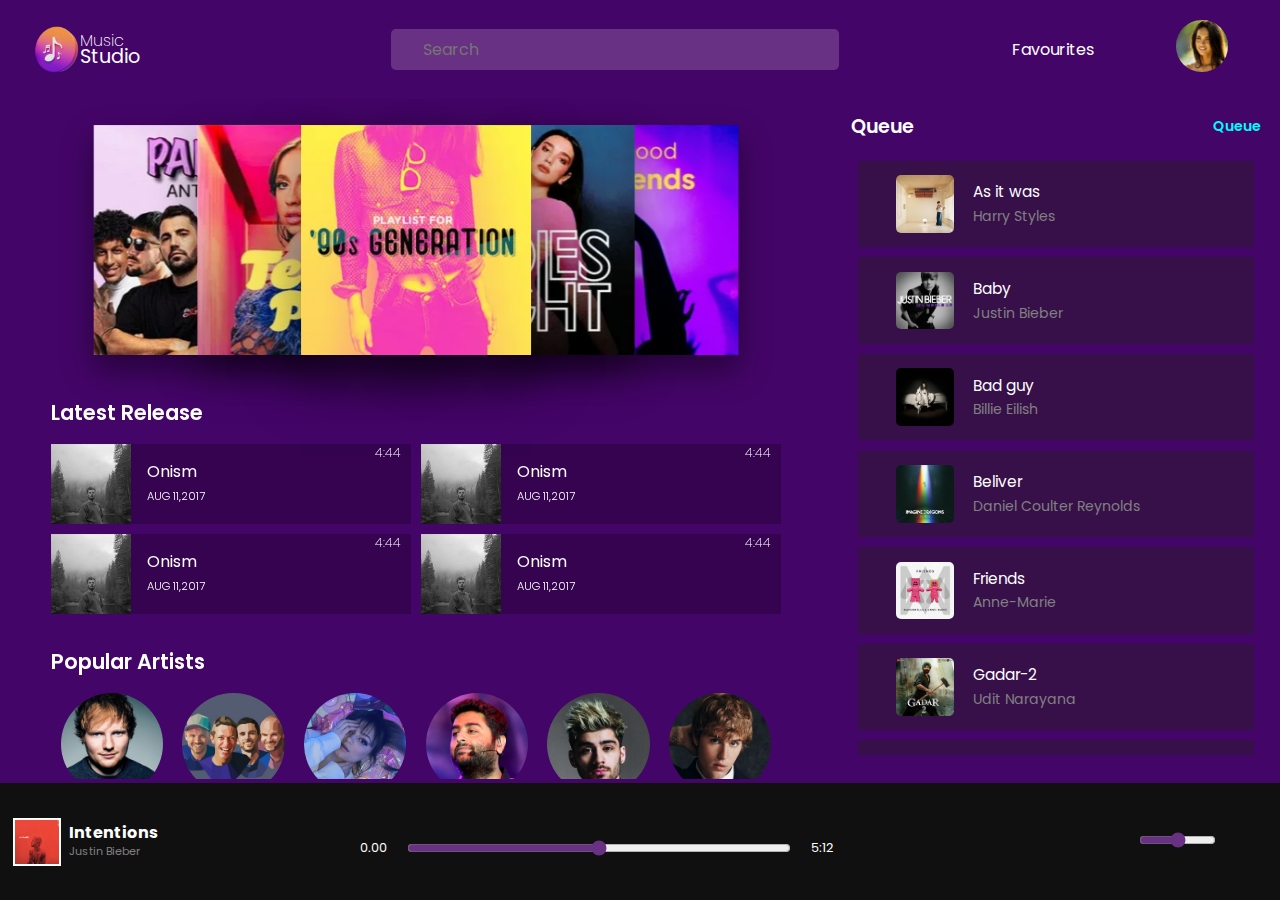
<file: index.html>
<!DOCTYPE html>
<html lang="en">

<head>
  <meta charset="UTF-8">
  <meta name="viewport" content="width=device-width, initial-scale=1.0">
  <title>Music Player</title>
  <link rel="stylesheet" href="https://cdnjs.cloudflare.com/ajax/libs/font-awesome/6.4.2/css/all.min.css" integrity="sha512-z3gLpd7yknf1YoNbCzqRKc4qyor8gaKU1qmn+CShxbuBusANI9QpRohGBreCFkKxLhei6S9CQXFEbbKuqLg0DA==" crossorigin="anonymous" referrerpolicy="no-referrer" />
  <link rel="stylesheet" href="style.css">
</head>

<body>
  <!-- header or navbar section  -->
  <nav>
    <input type="checkbox" name="" id="search">
    <input type="checkbox" name="" id="nav-list">
    <div class="logo d-flex">
      <img src="./images/music icon logo-fotor-20230808181848.png" alt="">
      <p><span id="music">Music</span> <br> <span id="studio">Studio</span></p>
    </div>
    <div class="search">
      <i class="fa-solid fa-magnifying-glass"></i>
      <input type="search" placeholder="Search">
      <i class="fa-solid fa-microphone"></i>
    </div>
    <ul class="d-flex nav-list">
      <li>Favourites</li>
      <li><i class="fa-solid fa-bell"></i></li>
      <li><img src="./images/megan-fox-beauty-tips.jpg" alt="" id="profile"></li>
    </ul>
    <div class="label">
      <label for="search"><i class="fa-solid fa-magnifying-glass"></i></label>
      <label for="nav-list"><i class="fa-solid fa-bars"></i></label>
    </div>
  </nav>
<!-- container for main and aside  -->
<div class="container">
  <!-- main section  -->
  <main>
    <div id="main-section">
      <!-- carousel section  -->
      <div class="carousel d-flex">
        <input type="radio" id="s1" name="s" checked>
        <input type="radio" id="s2" name="s">
        <input type="radio" id="s3" name="s">
        <input type="radio" id="s4" name="s">
        <input type="radio" id="s5" name="s">
        <label for="s1" id="slide1">
          <div class="caro-img">
            <img src="./carousel/90s.webp" alt="">
          </div>
          
        </label>
        <label for="s2" id="slide2">
          <div class="caro-img">
            <img src="./carousel/night.webp" alt="">
          </div>
          
        </label>
        <label for="s3" id="slide3">
          <div class="caro-img">
            <img src="./carousel/feelgood.webp" alt="">
          </div>
        </label>
        <label for="s4" id="slide4">
          <div class="caro-img">
            <img src="./carousel/party.webp" alt="">
          </div>
        </label>
        <label for="s5" id="slide5">
          <div class="caro-img">
            <img src="./carousel/teen.webp" alt="">
          </div>
        </label>
      </div>
      <!-- latest release  -->
      <div class="release d-flex">
        <span class="heading">Latest Release</span>
        <!-- grid-section  -->
        <div class="grid-section">
          <div class="grid d-flex">
            <div class="onism"><img src="./images/onism.jpg" alt=""> <div class="shadow d-flex"><a href="./second.html"><i class="fa-solid fa-play"></i></a></div></div>
            <div class="onititle"><p>Onism</p> <p>AUG 11,2017</p></div>
            <div class="dot3"><p><label for="play1"><i class="fa-solid fa-ellipsis"></i></label></p> <p>4:44</p></div>
          <input type="checkbox" id="play1">
          <div class="playoption">
            <p><i class="fa-solid fa-play"></i>Play Now</p>
            <p><i class="fa-solid fa-plus"></i>Add To Queue</p>
            <p><i class="fa-solid fa-bars"></i>Add To Favourites</p>
            <p><i class="fa-solid fa-circle-exclamation"></i>Get Info</p>
          </div>
          </div>

          <div class="grid d-flex">
            <div class="onism"><img src="./images/onism.jpg" alt=""> <div class="shadow d-flex"><a href="./second.html"><i class="fa-solid fa-play"></i></a></div></div>
            <div class="onititle"><p>Onism</p> <p>AUG 11,2017</p></div>
            <div class="dot3"><p><label for="play2"><i class="fa-solid fa-ellipsis"></i></label></p> <p>4:44</p></div>
            <input type="checkbox" id="play2">
            <div class="playoption">
              <p><i class="fa-solid fa-play"></i>Play Now</p>
              <p><i class="fa-solid fa-plus"></i>Add To Queue</p>
              <p><i class="fa-solid fa-bars"></i>Add To Favourites</p>
              <p><i class="fa-solid fa-circle-exclamation"></i>Get Info</p>
            </div>
          </div>
          <div class="grid d-flex">
            <div class="onism"><img src="./images/onism.jpg" alt=""> <div class="shadow d-flex"><a href="./second.html"><i class="fa-solid fa-play"></i></a></div></div>
            <div class="onititle"><p>Onism</p> <p>AUG 11,2017</p></div>
            <div class="dot3"><p><label for="play3"><i class="fa-solid fa-ellipsis"></i></label></p> <p>4:44</p></div>
            <input type="checkbox" id="play3">
            <div class="playoption">
              <p><i class="fa-solid fa-play"></i>Play Now</p>
              <p><i class="fa-solid fa-plus"></i>Add To Queue</p>
              <p><i class="fa-solid fa-bars"></i>Add To Favourites</p>
              <p><i class="fa-solid fa-circle-exclamation"></i>Get Info</p>
            </div>
          </div>
          <div class="grid d-flex">
            <div class="onism"><img src="./images/onism.jpg" alt=""> <div class="shadow d-flex"><a href="./second.html"><i class="fa-solid fa-play"></i></a></div></div>
            <div class="onititle"><p>Onism</p> <p>AUG 11,2017</p></div>
            <div class="dot3"><p><label for="play4"><i class="fa-solid fa-ellipsis"></i></label></p> <p>4:44</p></div>
            <input type="checkbox" id="play4">
            <div class="playoption">
              <p><i class="fa-solid fa-play"></i>Play Now</p>
              <p><i class="fa-solid fa-plus"></i>Add To Queue</p>
              <p><i class="fa-solid fa-bars"></i>Add To Favourites</p>
              <p><i class="fa-solid fa-circle-exclamation"></i>Get Info</p>
            </div>
          </div>
        </div>
        
      </div>
      <!-- popular artists section  -->
      <div class="artists d-flex">
        <span class="heading">Popular Artists</span>
        <!-- artist list  -->
        <ul class="artists-list d-flex">
          <li> <div class="onism round"><img src="./artists/Ed_Sheeran.jpg" alt=""> <div class="shadow shadow1 d-flex"><i class="fa-solid fa-play"></i></div></div>
          <p>Ed Sheeran</p></li>
          <li> <div class="onism round"><img src="./artists/Coldplay.jpg" alt=""> <div class="shadow shadow1 d-flex"><a href="./second.html"><i class="fa-solid fa-play"></i></a></div></div>
            <p>Coldplay</p></li>
          <li> <div class="onism round"><img src="./artists/Daya.jpg" alt=""> <div class="shadow shadow1 d-flex"><a href="./second.html"><i class="fa-solid fa-play"></i></a></div></div>
            <p>Daya</p></li>
            <li> <div class="onism round"><img src="./artists/Arijit_Singh.jpg" alt=""> <div class="shadow shadow1 d-flex"><a href="./second.html"><i class="fa-solid fa-play"></i></a></div></div>
              <p>Arijit Singh</p></li>
              <li> <div class="onism round"><img src="./artists/Zayn_Malik.jpg" alt=""> <div class="shadow shadow1 d-flex"><a href="./second.html"><i class="fa-solid fa-play"></i></a></div></div>
                <p>Zayn</p></li>
                  <li> <div class="onism round"><img src="./artists/Justin_Bieber.jpg" alt=""> <div class="shadow shadow1 d-flex"><a href="./second.html"><i class="fa-solid fa-play"></i></a></div></div>
                    <p>Justin Bieber</p></li>

        </ul>
      </div>
      <div class="stations artists d-flex">
        <span class="heading">Stations</span>
        <ul class="artists-list d-flex">
          <li> <div class="onism round"><img src="./artists/heart.png" alt=""> <div class="shadow shadow1 d-flex"><h5>Love</h5></div></div>
          </li>
          <li> <div class="onism round"><img src="./artists/retro.jpg" alt=""> <div class="shadow shadow1 d-flex"><h5>Retro</h5></div></div>
           </li>
          <li> <div class="onism round"><img src="./artists/chill.jpg" alt=""> <div class="shadow shadow1 d-flex"><h5>Chill</h5></div></div>
          </li>
            <li> <div class="onism round"><img src="./artists/workouts-for-beginners.jpg" alt=""> <div class="shadow shadow1 d-flex"><h5>Workout</h5></div></div>
             </li>
              <li> <div class="onism round"><img src="./artists/rock.jpg" alt=""> <div class="shadow shadow1 d-flex"><h5>Rock</h5></div></div>
               </li>
                  <li> <div class="onism round"><img src="./artists/pop.jpg" alt=""> <div class="shadow shadow1 d-flex"><h5>Pop</h5></div></div>
                   </li>

        </ul>
      </div>
      <!-- latest themes section  -->
      <div class="themes d-flex">
        <div class="theme-list d-flex">
          <div class="transform"><img src="./carousel/party.jpg" alt=""> <div class="shadow3"><p>Party</p></div></div>
          <div class="transform"><img src="./carousel/electronic.jpg" alt=""> <div class="shadow3"><p>Electronic</p></div></div>
          <div class="transform"><img src="./carousel/roadtrip.jpg" alt=""> <div class="shadow3"><P>Road Trip</P></div></div>
        </div>
      </div>
      <!-- latest english section  -->
      <div class="english eng-list artists d-flex">
        <span class="heading">Latest English</span>
        <ul class="artists-list d-flex">
          <li> <div class="onism round eng"><img src="./artists/onism-1.jpg" alt=""> <div class="shadow shadow1 shadow2 d-flex"><i class="fa-solid fa-play"></i></div></div>
            <div class="engtitle"><p>Onism</p> <p>Aug 11,2017</p></div>
          </li>
          <li> <div class="onism round eng"><img src="./artists/onism-2.jpg" alt=""> <div class="shadow shadow1 shadow2  d-flex"><i class="fa-solid fa-play"></i></div></div>
              <div class="engtitle"><p>Onism</p> <p>Aug 11,2017</p></div>
           </li>
          <li> <div class="onism round eng"><img src="./artists/onism-3.jpg" alt=""> <div class="shadow shadow1 shadow2 d-flex"><i class="fa-solid fa-play"></i></div></div>
              <div class="engtitle"><p>Onism</p> <p>Aug 11,2017</p></div>
          </li>
            <li> <div class="onism round eng"><img src="./artists/onism-4.png" alt=""> <div class="shadow shadow1 shadow2 d-flex"><i class="fa-solid fa-play"></i></div></div>
                <div class="engtitle"><p>Onism</p> <p>Aug 11,2017</p></div>
             </li>
              <li> <div class="onism round eng"><img src="./artists/onism-1.jpg" alt=""> <div class="shadow shadow1 shadow2 d-flex"><i class="fa-solid fa-play"></i></div></div>
                 <div class="engtitle"><p>Onism</p> <p>Aug 11,2017</p></div> 
               </li>
                  <li> <div class="onism round eng"><img src="./artists/onism-2.jpg" alt=""> <div class="shadow shadow1 shadow2 d-flex"><i class="fa-solid fa-play"></i></div></div>
  
                     <div class="engtitle"><p>Onism</p> <p>Aug 11,2017</p></div>
                   </li>

        </ul>
      </div>
      <!-- latest hindi section  -->
      <div class="hindi artists d-flex">
        <span class="heading">Latest Hindi</span>
        <ul class="artists-list d-flex">
          <li> <div class="onism round eng"><img src="./artists/onism-1.jpg" alt=""> <div class="shadow shadow1 shadow2 d-flex"><i class="fa-solid fa-play"></i></div></div><div class="engtitle"><p>Onism</p> <p>Aug 11,2017</p></div>
          </li>
          <li> <div class="onism round eng"><img src="./artists/onism-2.jpg" alt=""> <div class="shadow shadow1 shadow2  d-flex"><i class="fa-solid fa-play"></i></div></div><div class="engtitle"><p>Onism</p> <p>Aug 11,2017</p></div>
           </li>
          <li> <div class="onism round eng"><img src="./artists/onism-3.jpg" alt=""> <div class="shadow shadow1 shadow2 d-flex"><i class="fa-solid fa-play"></i></div></div><div class="engtitle"><p>Onism</p> <p>Aug 11,2017</p></div>
          </li>
            <li> <div class="onism round eng"><img src="./artists/onism-4.png" alt=""> <div class="shadow shadow1 shadow2 d-flex"><i class="fa-solid fa-play"></i></div></div><div class="engtitle"><p>Onism</p> <p>Aug 11,2017</p></div>
             </li>
              <li> <div class="onism round eng"><img src="./artists/onism-1.jpg" alt=""> <div class="shadow shadow1 shadow2 d-flex"><i class="fa-solid fa-play"></i></div></div><div class="engtitle"><p>Onism</p> <p>Aug 11,2017</p></div>
               </li>
                  <li> <div class="onism round eng"><img src="./artists/onism-2.jpg" alt=""> <div class="shadow shadow1 shadow2 d-flex"><i class="fa-solid fa-play"></i></div></div><div class="engtitle"><p>Onism</p> <p>Aug 11,2017</p></div>
                   </li>

        </ul>
      </div>
    </div>
  </main>
  <!-- aside section  -->
  <aside>
    <div id="aside-section">
      <!-- queue header  -->
      <div class="d-flex queue">
        <span>Queue</span>
        <div class="queue-list">Queue <label for="play5"><i class="fa-solid fa-angle-down"></i></label>
        </div>
        <input type="checkbox" id="play5">
        <div class="playoption" id="queueOption">
          <p><i class="fa-solid fa-play"></i>Play Now</p>
          <p><i class="fa-solid fa-plus"></i>Add To Queue</p>
          <p><i class="fa-solid fa-bars"></i>Add To Favourites</p>
          <p><i class="fa-solid fa-circle-exclamation"></i>Get Info</p>
        </div>
        
      </div>
      <!-- songs list section  -->
      <ul class="songs-list d-flex">
        <li>
          <div class="songs">
            <i class="fa-solid fa-ellipsis-vertical"></i>
            <div class="songimg"><img src="./images/as-it-was.jpg" alt=""> <div class="shadow4"><i class="fa-solid fa-play"></i></div></div>
            <div class="songtitle"><p>As it was</p> <p>Harry Styles</p></div>
          </div>
          <i class="fa-regular fa-heart"></i>
        </li>
        <li>
          <div class="songs">
            <i class="fa-solid fa-ellipsis-vertical"></i>
            <div class="songimg"><img src="./images/baby.jpg" alt=""> <div class="shadow4"><i class="fa-solid fa-play"></i></div></div>
            <div class="songtitle"><p>Baby</p> <p>Justin Bieber</p></div>
          </div>
          <i class="fa-regular fa-heart"></i>
        </li>
        <li>
          <div class="songs">
            <i class="fa-solid fa-ellipsis-vertical"></i>
            <div class="songimg"><img src="./images/bad-guy.jpg" alt=""> <div class="shadow4"><i class="fa-solid fa-play"></i></div></div>
            <div class="songtitle"><p>Bad guy</p> <p>Billie Eilish</p></div>
          </div>
          <i class="fa-regular fa-heart"></i>
        </li>
        <li>
          <div class="songs">
            <i class="fa-solid fa-ellipsis-vertical"></i>
            <div class="songimg"><img src="./images/beliver.jpg" alt=""> <div class="shadow4"><i class="fa-solid fa-play"></i></div></div>
            <div class="songtitle"><p>Beliver</p> <p>Daniel Coulter Reynolds</p></div>
          </div>
          <i class="fa-regular fa-heart"></i>
        </li>
        <li>
          <div class="songs">
            <i class="fa-solid fa-ellipsis-vertical"></i>
            <div class="songimg"><img src="./images/friends.jpg" alt=""> <div class="shadow4"><i class="fa-solid fa-play"></i></div></div>
            <div class="songtitle"><p>Friends</p> <p>Anne-Marie</p></div>
          </div>
          <i class="fa-regular fa-heart"></i>
        </li>
        <li>
          <div class="songs">
            <i class="fa-solid fa-ellipsis-vertical"></i>
            <div class="songimg"><img src="./images/Gadar-2.jpg" alt=""> <div class="shadow4"><i class="fa-solid fa-play"></i></div></div>
            <div class="songtitle"><p>Gadar-2</p> <p>Udit Narayana</p></div>
          </div>
          <i class="fa-regular fa-heart"></i>
        </li>
        <li>
          <div class="songs">
            <i class="fa-solid fa-ellipsis-vertical"></i>
            <div class="songimg"><img src="./images/ignite.jpg" alt=""> <div class="shadow4"><i class="fa-solid fa-play"></i></div></div>
            <div class="songtitle"><p>Ignite</p> <p>Alan Walker, Julie Bergan, K-391</p></div>
          </div>
          <i class="fa-regular fa-heart"></i>
        </li>
        <li>
          <div class="songs">
            <i class="fa-solid fa-ellipsis-vertical"></i>
            <div class="songimg"><img src="./images/inifnity.jpg" alt=""> <div class="shadow4"><i class="fa-solid fa-play"></i></div></div>
            <div class="songtitle"><p>Infinity</p> <p>Jaymes Young</p></div>
          </div>
          <i class="fa-regular fa-heart"></i>
        </li>
        <li>
          <div class="songs">
            <i class="fa-solid fa-ellipsis-vertical"></i>
            <div class="songimg"><img src="./images/Intentions.jpg" alt=""> <div class="shadow4"><i class="fa-solid fa-play"></i></div></div>
            <div class="songtitle"><p>Intentions</p> <p>Justin Bieber</p></div>
          </div>
          <i class="fa-regular fa-heart"></i>
        </li>
        <li>
          <div class="songs">
            <i class="fa-solid fa-ellipsis-vertical"></i>
            <div class="songimg"><img src="./images/let_me_down.jpg" alt=""> <div class="shadow4"><i class="fa-solid fa-play"></i></div></div>
            <div class="songtitle"><p>Let me down</p> <p>Alec Benjamin</p></div>
          </div>
          <i class="fa-regular fa-heart"></i>
        </li>
        <li>
          <div class="songs">
            <i class="fa-solid fa-ellipsis-vertical"></i>
            <div class="songimg"><img src="./images/Mahiye-Jinna-Sohna.jpg" alt=""> <div class="shadow4"><i class="fa-solid fa-play"></i></div></div>
            <div class="songtitle"><p>Mahiye Jinna Sohna</p> <p>Darshan Raval</p></div>
          </div>
          <i class="fa-regular fa-heart"></i>
        </li>
        <li>
          <div class="songs">
            <i class="fa-solid fa-ellipsis-vertical"></i>
            <div class="songimg"><img src="./images/man-meri-jaan.jpg" alt=""> <div class="shadow4"><i class="fa-solid fa-play"></i></div></div>
            <div class="songtitle"><p>Man meri jaan</p> <p>King</p></div>
          </div>
          <i class="fa-regular fa-heart"></i>
        </li>
        <li>
          <div class="songs">
            <i class="fa-solid fa-ellipsis-vertical"></i>
            <div class="songimg"><img src="./images/OMG-2.jpg" alt=""> <div class="shadow4"><i class="fa-solid fa-play"></i></div></div>
            <div class="songtitle"><p>OMG-2</p> <p>Hansraj Raghuwanshi</p></div>
          </div>
          <i class="fa-regular fa-heart"></i>
        </li>
        <li>
          <div class="songs">
            <i class="fa-solid fa-ellipsis-vertical"></i>
            <div class="songimg"><img src="./images/onism.jpg" alt=""> <div class="shadow4"><i class="fa-solid fa-play"></i></div></div>
            <div class="songtitle"><p>Onism</p> <p>Alan Walker</p></div>
          </div>
          <i class="fa-regular fa-heart"></i>
        </li>
        <li>
          <div class="songs">
            <i class="fa-solid fa-ellipsis-vertical"></i>
            <div class="songimg"><img src="./images/perfect.jpg" alt=""> <div class="shadow4"><i class="fa-solid fa-play"></i></div></div>
            <div class="songtitle"><p>Perfect</p> <p>Ed Sheeran</p></div>
          </div>
          <i class="fa-regular fa-heart"></i>
        </li>
      </ul>
    </div>
  </aside>
</div>



<!-- footer section  -->
  <footer>
    <div class="footer-1 d-flex">
      <img src="./images/Intentions.jpg" alt="Intentions">
      <div class="h-i ">
        <h5>Intentions <i class="fa-regular fa-heart"></i> <i class="fa-solid fa-ban"></i></h5> <span>Justin
          Bieber</span>
      </div>

    </div>
    <div class="footer-2 d-flex">
      <div class="footer-play d-flex">
        <i class="fa-solid fa-shuffle"></i>
        <i class="fa-solid fa-backward-step"></i>
        <i class="fa-regular fa-circle-pause"></i>
        <i class="fa-solid fa-forward-step"></i>
        <i class="fa-solid fa-rotate-right"></i>
      </div>
      <div class="range d-flex">
        <span>0.00</span>
        <input type="range" id="songRange" name="vol" min="0" max="50"></span>
        <span>5:12</span>
      </div>
    </div>

    <div class="footer-3 d-flex">
      <span><i class="fa-solid fa-list-ul"></i></span>
      <span><i class="fa-solid fa-laptop"></i></span>
      <span><label for="vol"><i class="fa-solid fa-volume-high"></i></label>
        <input type="range" id="vol" name="vol" min="0" max="100"></span>
      <span><i class="fa-solid fa-expand"></i></span>

    </div>
  </footer>
</body>

</html>
</file>
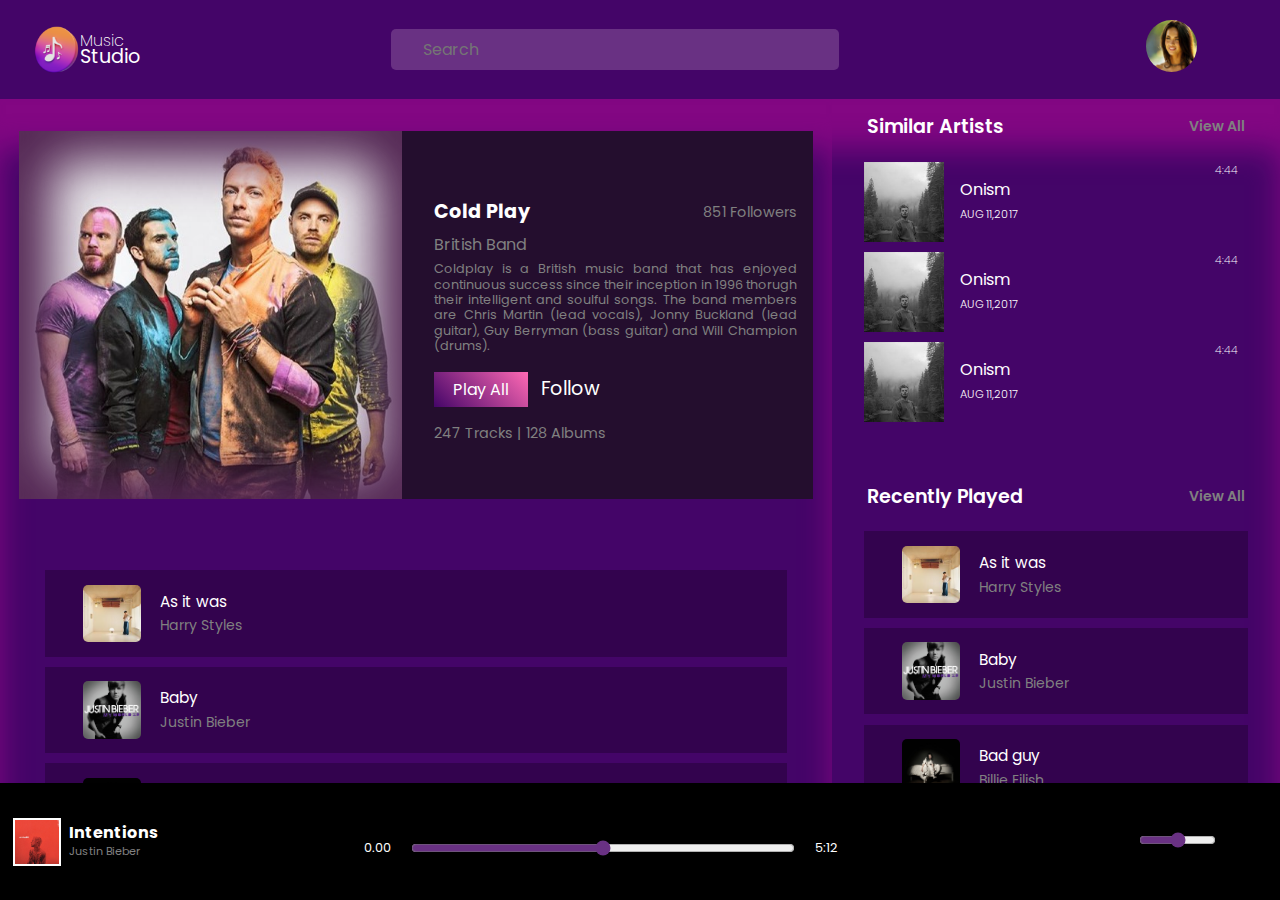
<file: second.html>
<!DOCTYPE html>
<html lang="en">

<head>
  <meta charset="UTF-8">
  <meta name="viewport" content="width=device-width, initial-scale=1.0">
  <title>Music Player</title>
  <link rel="stylesheet" href="https://cdnjs.cloudflare.com/ajax/libs/font-awesome/6.4.2/css/all.min.css" integrity="sha512-z3gLpd7yknf1YoNbCzqRKc4qyor8gaKU1qmn+CShxbuBusANI9QpRohGBreCFkKxLhei6S9CQXFEbbKuqLg0DA==" crossorigin="anonymous" referrerpolicy="no-referrer" />
  <link rel="stylesheet" href="style2.css">
</head>

<body>
  <!-- header or navbar section  -->
  <nav>
    <input type="checkbox" name="" id="search">
    <input type="checkbox" name="" id="nav-list">
    <div class="logo d-flex">
      <img src="./images/music icon logo-fotor-20230808181848.png" alt="">
      <p><span id="music">Music</span> <br> <span id="studio">Studio</span></p>
    </div>
    <div class="search">
      <i class="fa-solid fa-magnifying-glass"></i>
      <input type="search" placeholder="Search">
      <i class="fa-solid fa-microphone"></i>
    </div>
    <ul class="d-flex nav-list">
      <li><i class="fa-solid fa-bell"></i></li>
      <li><img src="./images/megan-fox-beauty-tips.jpg" alt="" id="profile"></li>
    </ul>
    <div class="label">
      <label for="search"><i class="fa-solid fa-magnifying-glass"></i></label>
      <label for="nav-list"><i class="fa-solid fa-bars"></i></label>
    </div>
  </nav>
<!-- container for main and aside  -->
<div class="container">
  <!-- main section  -->
  <main>
    <div id="main-section">
      <!-- carousel section  -->
      <div class="coldplay d-flex">
        <div class="coldimg"></div>
        <div class="colddesc">
            <div class="coldhead d-flex"><div class="coldtitle"><h3>Cold Play</h3><p>British Band</p></div> <span>851 Followers</span>
        </div>
        <div class="description">
            <p>Coldplay is a British music band that has enjoyed continuous success since their inception in 1996 thorugh their intelligent and soulful songs. The band members are Chris Martin (lead vocals), Jonny Buckland (lead guitar), Guy Berryman (bass guitar) and Will Champion (drums).</p>
        </div>
        <div class="follow"><button>Play All</button> <span>Follow</span></div>
           <p>247 Tracks | 128 Albums</p>
        </div>
      </div>
      
      <div class="songsdiv" >
        <ul class="songs-list d-flex">
            <li>
              <div class="songs">
                <i class="fa-solid fa-ellipsis-vertical"></i>
                <div class="songimg"><img src="./images/as-it-was.jpg" alt=""> <div class="shadow4"><i class="fa-solid fa-play"></i></div></div>
                <div class="songtitle"><p>As it was</p> <p>Harry Styles</p></div>
              </div>
              <div class="ii">
                <i class="fa-regular fa-heart"></i>
                <i class="fa-solid fa-plus"></i>
              </div>
             
            </li>
            <li>
              <div class="songs">
                <i class="fa-solid fa-ellipsis-vertical"></i>
                <div class="songimg"><img src="./images/baby.jpg" alt=""> <div class="shadow4"><i class="fa-solid fa-play"></i></div></div>
                <div class="songtitle"><p>Baby</p> <p>Justin Bieber</p></div>
              </div>
               <div class="ii">
                <i class="fa-regular fa-heart"></i>
                <i class="fa-solid fa-plus"></i>
              </div>
            </li>
            <li>
              <div class="songs">
                <i class="fa-solid fa-ellipsis-vertical"></i>
                <div class="songimg"><img src="./images/bad-guy.jpg" alt=""> <div class="shadow4"><i class="fa-solid fa-play"></i></div></div>
                <div class="songtitle"><p>Bad guy</p> <p>Billie Eilish</p></div>
              </div>
               <div class="ii">
                <i class="fa-regular fa-heart"></i>
                <i class="fa-solid fa-plus"></i>
              </div>
            </li>
            <li>
              <div class="songs">
                <i class="fa-solid fa-ellipsis-vertical"></i>
                <div class="songimg"><img src="./images/beliver.jpg" alt=""> <div class="shadow4"><i class="fa-solid fa-play"></i></div></div>
                <div class="songtitle"><p>Beliver</p> <p>Daniel Coulter Reynolds</p></div>
              </div>
               <div class="ii">
                <i class="fa-regular fa-heart"></i>
                <i class="fa-solid fa-plus"></i>
              </div>
            </li>
            <li>
              <div class="songs">
                <i class="fa-solid fa-ellipsis-vertical"></i>
                <div class="songimg"><img src="./images/friends.jpg" alt=""> <div class="shadow4"><i class="fa-solid fa-play"></i></div></div>
                <div class="songtitle"><p>Friends</p> <p>Anne-Marie</p></div>
              </div>
               <div class="ii">
                <i class="fa-regular fa-heart"></i>
                <i class="fa-solid fa-plus"></i>
              </div>
            </li>
            <li>
              <div class="songs">
                <i class="fa-solid fa-ellipsis-vertical"></i>
                <div class="songimg"><img src="./images/Gadar-2.jpg" alt=""> <div class="shadow4"><i class="fa-solid fa-play"></i></div></div>
                <div class="songtitle"><p>Gadar-2</p> <p>Udit Narayana</p></div>
              </div>
               <div class="ii">
                <i class="fa-regular fa-heart"></i>
                <i class="fa-solid fa-plus"></i>
              </div>
            </li>
            <li>
              <div class="songs">
                <i class="fa-solid fa-ellipsis-vertical"></i>
                <div class="songimg"><img src="./images/ignite.jpg" alt=""> <div class="shadow4"><i class="fa-solid fa-play"></i></div></div>
                <div class="songtitle"><p>Ignite</p> <p>Alan Walker, Julie Bergan, K-391</p></div>
              </div>
               <div class="ii">
                <i class="fa-regular fa-heart"></i>
                <i class="fa-solid fa-plus"></i>
              </div>
            </li>
            <li>
              <div class="songs">
                <i class="fa-solid fa-ellipsis-vertical"></i>
                <div class="songimg"><img src="./images/inifnity.jpg" alt=""> <div class="shadow4"><i class="fa-solid fa-play"></i></div></div>
                <div class="songtitle"><p>Infinity</p> <p>Jaymes Young</p></div>
              </div>
               <div class="ii">
                <i class="fa-regular fa-heart"></i>
                <i class="fa-solid fa-plus"></i>
              </div>
            </li>
            <li>
              <div class="songs">
                <i class="fa-solid fa-ellipsis-vertical"></i>
                <div class="songimg"><img src="./images/Intentions.jpg" alt=""> <div class="shadow4"><i class="fa-solid fa-play"></i></div></div>
                <div class="songtitle"><p>Intentions</p> <p>Justin Bieber</p></div>
              </div>
               <div class="ii">
                <i class="fa-regular fa-heart"></i>
                <i class="fa-solid fa-plus"></i>
              </div>
            </li>
            <li>
              <div class="songs">
                <i class="fa-solid fa-ellipsis-vertical"></i>
                <div class="songimg"><img src="./images/let_me_down.jpg" alt=""> <div class="shadow4"><i class="fa-solid fa-play"></i></div></div>
                <div class="songtitle"><p>Let me down</p> <p>Alec Benjamin</p></div>
              </div>
               <div class="ii">
                <i class="fa-regular fa-heart"></i>
                <i class="fa-solid fa-plus"></i>
              </div>
            </li>
            <li>
              <div class="songs">
                <i class="fa-solid fa-ellipsis-vertical"></i>
                <div class="songimg"><img src="./images/Mahiye-Jinna-Sohna.jpg" alt=""> <div class="shadow4"><i class="fa-solid fa-play"></i></div></div>
                <div class="songtitle"><p>Mahiye Jinna Sohna</p> <p>Darshan Raval</p></div>
              </div>
               <div class="ii">
                <i class="fa-regular fa-heart"></i>
                <i class="fa-solid fa-plus"></i>
              </div>
            </li>
            <li>
              <div class="songs">
                <i class="fa-solid fa-ellipsis-vertical"></i>
                <div class="songimg"><img src="./images/man-meri-jaan.jpg" alt=""> <div class="shadow4"><i class="fa-solid fa-play"></i></div></div>
                <div class="songtitle"><p>Man meri jaan</p> <p>King</p></div>
              </div>
               <div class="ii">
                <i class="fa-regular fa-heart"></i>
                <i class="fa-solid fa-plus"></i>
              </div>
            </li>
            <li>
              <div class="songs">
                <i class="fa-solid fa-ellipsis-vertical"></i>
                <div class="songimg"><img src="./images/OMG-2.jpg" alt=""> <div class="shadow4"><i class="fa-solid fa-play"></i></div></div>
                <div class="songtitle"><p>OMG-2</p> <p>Hansraj Raghuwanshi</p></div>
              </div>
               <div class="ii">
                <i class="fa-regular fa-heart"></i>
                <i class="fa-solid fa-plus"></i>
              </div>
            </li>
            <li>
              <div class="songs">
                <i class="fa-solid fa-ellipsis-vertical"></i>
                <div class="songimg"><img src="./images/onism.jpg" alt=""> <div class="shadow4"><i class="fa-solid fa-play"></i></div></div>
                <div class="songtitle"><p>Onism</p> <p>Alan Walker</p></div>
              </div>
               <div class="ii">
                <i class="fa-regular fa-heart"></i>
                <i class="fa-solid fa-plus"></i>
              </div>
            </li>
            <li>
              <div class="songs">
                <i class="fa-solid fa-ellipsis-vertical"></i>
                <div class="songimg"><img src="./images/perfect.jpg" alt=""> <div class="shadow4"><i class="fa-solid fa-play"></i></div></div>
                <div class="songtitle"><p>Perfect</p> <p>Ed Sheeran</p></div>
              </div>
               <div class="ii">
                <i class="fa-regular fa-heart"></i>
                <i class="fa-solid fa-plus"></i>
              </div>
            </li>
          </ul>
      </div>
    </div>
  </main>
  <!-- aside section  -->
  <aside>
    <div id="aside-section">
      <!-- queue header  -->
      <!-- latest release  -->
      <div class="release d-flex">
        <div class="d-flex queue">
            <span>Similar Artists</span>
            <div class="queue-list">View All</div>
          </div>
        <!-- grid-section  -->
        <div class="grid-section">
          <div class="grid d-flex">
            <div class="onism"><img src="./images/onism.jpg" alt=""> <div class="shadow d-flex"><i class="fa-solid fa-play"></i></div></div>
            <div class="onititle"><p>Onism</p> <p>AUG 11,2017</p></div>
            <div class="dot3"><p><i class="fa-solid fa-ellipsis"></i></p> <p>4:44</p></div>
          </div>
          <div class="grid d-flex">
            <div class="onism"><img src="./images/onism.jpg" alt=""> <div class="shadow d-flex"><i class="fa-solid fa-play"></i></div></div>
            <div class="onititle"><p>Onism</p> <p>AUG 11,2017</p></div>
            <div class="dot3"><p><i class="fa-solid fa-ellipsis"></i></p> <p>4:44</p></div>
          </div>
          <div class="grid d-flex">
            <div class="onism"><img src="./images/onism.jpg" alt=""> <div class="shadow d-flex"><i class="fa-solid fa-play"></i></div></div>
            <div class="onititle"><p>Onism</p> <p>AUG 11,2017</p></div>
            <div class="dot3"><p><i class="fa-solid fa-ellipsis"></i></p> <p>4:44</p></div>
          </div>
        </div>
        </div>

        <!-- songs lists again  -->
        <div class="release d-flex">
            <div class="d-flex queue">
                <span>Recently Played</span>
                <div class="queue-list">View All</div>
              </div>
            <!-- songs-section  -->
            <ul class="songs-list d-flex">
                <li>
                  <div class="songs">
                    <i class="fa-solid fa-ellipsis-vertical"></i>
                    <div class="songimg"><img src="./images/as-it-was.jpg" alt=""> <div class="shadow4"><i class="fa-solid fa-play"></i></div></div>
                    <div class="songtitle"><p>As it was</p> <p>Harry Styles</p></div>
                  </div>
                  <i class="fa-regular fa-heart"></i>
                </li>
                <li>
                  <div class="songs">
                    <i class="fa-solid fa-ellipsis-vertical"></i>
                    <div class="songimg"><img src="./images/baby.jpg" alt=""> <div class="shadow4"><i class="fa-solid fa-play"></i></div></div>
                    <div class="songtitle"><p>Baby</p> <p>Justin Bieber</p></div>
                  </div>
                  <i class="fa-regular fa-heart"></i>
                </li>
                <li>
                  <div class="songs">
                    <i class="fa-solid fa-ellipsis-vertical"></i>
                    <div class="songimg"><img src="./images/bad-guy.jpg" alt=""> <div class="shadow4"><i class="fa-solid fa-play"></i></div></div>
                    <div class="songtitle"><p>Bad guy</p> <p>Billie Eilish</p></div>
                  </div>
                  <i class="fa-regular fa-heart"></i>
                </li>
                <li>
                  <div class="songs">
                    <i class="fa-solid fa-ellipsis-vertical"></i>
                    <div class="songimg"><img src="./images/beliver.jpg" alt=""> <div class="shadow4"><i class="fa-solid fa-play"></i></div></div>
                    <div class="songtitle"><p>Beliver</p> <p>Daniel Coulter Reynolds</p></div>
                  </div>
                  <i class="fa-regular fa-heart"></i>
                </li>
                <li>
                  <div class="songs">
                    <i class="fa-solid fa-ellipsis-vertical"></i>
                    <div class="songimg"><img src="./images/friends.jpg" alt=""> <div class="shadow4"><i class="fa-solid fa-play"></i></div></div>
                    <div class="songtitle"><p>Friends</p> <p>Anne-Marie</p></div>
                  </div>
                  <i class="fa-regular fa-heart"></i>
                </li>
                <li>
                  <div class="songs">
                    <i class="fa-solid fa-ellipsis-vertical"></i>
                    <div class="songimg"><img src="./images/Gadar-2.jpg" alt=""> <div class="shadow4"><i class="fa-solid fa-play"></i></div></div>
                    <div class="songtitle"><p>Gadar-2</p> <p>Udit Narayana</p></div>
                  </div>
                  <i class="fa-regular fa-heart"></i>
                </li>
                <li>
                  <div class="songs">
                    <i class="fa-solid fa-ellipsis-vertical"></i>
                    <div class="songimg"><img src="./images/ignite.jpg" alt=""> <div class="shadow4"><i class="fa-solid fa-play"></i></div></div>
                    <div class="songtitle"><p>Ignite</p> <p>Alan Walker, Julie Bergan, K-391</p></div>
                  </div>
                  <i class="fa-regular fa-heart"></i>
                </li>
                <li>
                  <div class="songs">
                    <i class="fa-solid fa-ellipsis-vertical"></i>
                    <div class="songimg"><img src="./images/inifnity.jpg" alt=""> <div class="shadow4"><i class="fa-solid fa-play"></i></div></div>
                    <div class="songtitle"><p>Infinity</p> <p>Jaymes Young</p></div>
                  </div>
                  <i class="fa-regular fa-heart"></i>
                </li>
                <li>
                  <div class="songs">
                    <i class="fa-solid fa-ellipsis-vertical"></i>
                    <div class="songimg"><img src="./images/Intentions.jpg" alt=""> <div class="shadow4"><i class="fa-solid fa-play"></i></div></div>
                    <div class="songtitle"><p>Intentions</p> <p>Justin Bieber</p></div>
                  </div>
                  <i class="fa-regular fa-heart"></i>
                </li>
                <li>
                  <div class="songs">
                    <i class="fa-solid fa-ellipsis-vertical"></i>
                    <div class="songimg"><img src="./images/let_me_down.jpg" alt=""> <div class="shadow4"><i class="fa-solid fa-play"></i></div></div>
                    <div class="songtitle"><p>Let me down</p> <p>Alec Benjamin</p></div>
                  </div>
                  <i class="fa-regular fa-heart"></i>
                </li>
                <li>
                  <div class="songs">
                    <i class="fa-solid fa-ellipsis-vertical"></i>
                    <div class="songimg"><img src="./images/Mahiye-Jinna-Sohna.jpg" alt=""> <div class="shadow4"><i class="fa-solid fa-play"></i></div></div>
                    <div class="songtitle"><p>Mahiye Jinna Sohna</p> <p>Darshan Raval</p></div>
                  </div>
                  <i class="fa-regular fa-heart"></i>
                </li>
                <li>
                  <div class="songs">
                    <i class="fa-solid fa-ellipsis-vertical"></i>
                    <div class="songimg"><img src="./images/man-meri-jaan.jpg" alt=""> <div class="shadow4"><i class="fa-solid fa-play"></i></div></div>
                    <div class="songtitle"><p>Man meri jaan</p> <p>King</p></div>
                  </div>
                  <i class="fa-regular fa-heart"></i>
                </li>
                <li>
                  <div class="songs">
                    <i class="fa-solid fa-ellipsis-vertical"></i>
                    <div class="songimg"><img src="./images/OMG-2.jpg" alt=""> <div class="shadow4"><i class="fa-solid fa-play"></i></div></div>
                    <div class="songtitle"><p>OMG-2</p> <p>Hansraj Raghuwanshi</p></div>
                  </div>
                  <i class="fa-regular fa-heart"></i>
                </li>
                <li>
                  <div class="songs">
                    <i class="fa-solid fa-ellipsis-vertical"></i>
                    <div class="songimg"><img src="./images/onism.jpg" alt=""> <div class="shadow4"><i class="fa-solid fa-play"></i></div></div>
                    <div class="songtitle"><p>Onism</p> <p>Alan Walker</p></div>
                  </div>
                  <i class="fa-regular fa-heart"></i>
                </li>
                <li>
                  <div class="songs">
                    <i class="fa-solid fa-ellipsis-vertical"></i>
                    <div class="songimg"><img src="./images/perfect.jpg" alt=""> <div class="shadow4"><i class="fa-solid fa-play"></i></div></div>
                    <div class="songtitle"><p>Perfect</p> <p>Ed Sheeran</p></div>
                  </div>
                  <i class="fa-regular fa-heart"></i>
                </li>
              </ul>
           
            </div>
    </div>
  </aside>
</div>



<!-- footer section  -->
  <footer>
    <div class="footer-1 d-flex">
      <img src="./images/Intentions.jpg" alt="Intentions">
      <div class="h-i ">
        <h5>Intentions <i class="fa-regular fa-heart"></i> <i class="fa-solid fa-ban"></i></h5> <span>Justin
          Bieber</span>
      </div>

    </div>
    <div class="footer-2 d-flex">
      <div class="footer-play d-flex">
        <i class="fa-solid fa-shuffle"></i>
        <i class="fa-solid fa-backward-step"></i>
        <i class="fa-regular fa-circle-pause"></i>
        <i class="fa-solid fa-forward-step"></i>
        <i class="fa-solid fa-rotate-right"></i>
      </div>
      <div class="range d-flex">
        <span>0.00</span>
        <input type="range" id="songRange" name="vol" min="0" max="50"></span>
        <span>5:12</span>
      </div>
    </div>

    <div class="footer-3 d-flex">
      <span><i class="fa-solid fa-list-ul"></i></span>
      <span><i class="fa-solid fa-laptop"></i></span>
      <span><label for="vol"><i class="fa-solid fa-volume-high"></i></label>
        <input type="range" id="vol" name="vol" min="0" max="100"></span>
      <span><i class="fa-solid fa-expand"></i></span>

    </div>
  </footer>
</body>

</html>
</file>
<file: style.css>
@import url('https://fonts.googleapis.com/css2?family=Lato:wght@300;400;700&family=Poppins:wght@100;200;300;400;500;600;700&family=Roboto:ital,wght@0,400;0,700;0,900;1,500&display=swap');
*{
    margin:0;
    padding: 0;
    box-sizing: border-box;
    list-style-type:none ;
    color:white;
    font-family: 'Poppins', sans-serif;
}


/* header section css  */
:root{
    --dark-purple:#440568;
    --light-purple:#9d68b3;
    --medium-purple:#693183;
}
/* width */
::-webkit-scrollbar {
    width:0;
  }
  
  /* Track */
  ::-webkit-scrollbar-track {
    background:transparent;
  }
  
  /* Handle */
  ::-webkit-scrollbar-thumb {
    background:transparent;
  }
  
  /* Handle on hover */
  ::-webkit-scrollbar-thumb:hover {
    background:transparent;
  }
  
  body{
    overflow: hidden;
    position: relative;
    height: 100vh;
   background-color: var(--dark-purple);
}
.d-flex{
    display: flex;
    align-items: center;
}
nav{
    height: 11vh;
    width: 100vw;
    background-color: var(--dark-purple);
    font-size: 1rem;
    display: flex;
    justify-content: space-between;
    align-items: center;
    padding: 0 2rem;
    position:fixed;
    top:0;
    /* margin-bottom:11vh !important; */
    /* border-bottom:2px solid white; */
    z-index: 3;
    
}
.logo{
    justify-content: flex-start;
}
.logo img{
    width:3rem;
}
.logo p{
    line-height: 1rem;
}
#music{
    font-weight: 200;
}
#studio{
    font-size:1.2rem;
}
/* search field  */
.search{
    position: relative;
    display: flex;
    align-items: center;
    justify-content: space-between;
    margin-right: -6rem;
}
.search i{
    font-size:1rem;
    position: absolute;
}
.fa-magnifying-glass{
    padding-left: .5rem;
}
.fa-microphone{
    right: 0;
    padding-right: .5rem;
}
input[type=search]{
    background-color: var(--medium-purple);
    border: none;
    padding:0.5rem 2rem;
    font-size: 1rem;
    width:35vw;
    border-radius: 5px;
}
input[type=search]:focus{
    outline: none;
}
input[type=search]::-webkit-search-cancel-button{
    display:none;
}
#profile{
    width:3.2rem;
    border-radius: 50%;
}
.nav-list{
    /* background-color: aquamarine; */
    width:20vw;
    justify-content: space-around;
}
input[type=checkbox]{
    display: none;
}
.label{
    display: none;
    width: 5rem;
}
.label .fa-magnifying-glass{
    display: none;
}
/* container for main and aside */
.container{
    width: 100vw;
    height:76vh;
    display:flex;
    position: relative;
    top:11vh;
    bottom: 13vh;

}
.d-flex{
    display: flex;
}

/* main home  */
main{
width: 65vw;
height: 75.5vh;
background-color:var(--dark-purple);
overflow-y: scroll;
}
#main-section,#aside-section{
    margin: 0 auto;
    height:auto;
    /* display:none; */
}
#main-section{
    width:57vw;
    background-color: var(--dark-purple);
}
/* carousel section  */
.carousel{
    width: inherit;
    min-height:22vw;
    justify-content: center;
    align-items: center;
    transform-style: preserve-3d;
    position: relative;
    /* border: 1px solid white; */
}
#slide1,#slide2,#slide3,#slide4,#slide5{
    height:18vw; width: 18vw;
    /* background-color: aqua; */
    position: absolute;
    left: 0;
    right:0;
    margin: auto;
    cursor: pointer;
    perspective: 1000px;
    transform-style: preserve-3d;
    transition: transform 0.5s ease;
}
.caro-img{
  width: inherit;  height:inherit;
  transition: transform 0.5s ease;
}
.caro-img:hover{
    transform: scale(1.05);
}
.caro-img img{
 width: inherit;  height: inherit;
}
input[type="radio"]{
    display: none;
}
#s1:checked~#slide4,
#s2:checked~#slide5,
#s3:checked~#slide1,
#s4:checked~#slide2,
#s5:checked~#slide3{
    box-shadow: 0 15px 30px rgba(0,0,0,45%);
    transform: translate3d(-90%,0,-250px);
}
#s1:checked~#slide5,
#s2:checked~#slide1,
#s3:checked~#slide2,
#s4:checked~#slide3,
#s5:checked~#slide4{
    box-shadow: 0 20px 40px rgba(0,0,0,45%);
    transform: translate3d(-45%,0,-150px);
}
#s1:checked~#slide1,
#s2:checked~#slide2,
#s3:checked~#slide3,
#s4:checked~#slide4,
#s5:checked~#slide5{
    box-shadow: 0 25px 50px rgba(0,0,0,50%);
    transform: translate3d(0,0,0);
}
#s1:checked~#slide2,
#s2:checked~#slide3,
#s3:checked~#slide4,
#s4:checked~#slide5,
#s5:checked~#slide1{
    box-shadow: 0 20px 40px rgba(0,0,0,45%);
    transform: translate3d(45%,0,-150px);
}
#s1:checked~#slide3,
#s2:checked~#slide4,
#s3:checked~#slide5,
#s4:checked~#slide1,
#s5:checked~#slide2{
    box-shadow: 0 15px 30px rgba(0,0,0,45%);
    transform: translate3d(90%,0,-250px);
}
/* commom css  */
 .release,.artists,.stations,.themes,.english,.hindi{
    width: inherit;
    flex-direction: column;
    justify-content: space-between;
    position: relative;
    /* border: 1px solid white; */
    height:auto ;
padding:1rem 0 1rem 0;
}
/* latest release  */
.heading{
  font-size:1.3rem;
  font-weight: 600;
  position: relative;
  align-self: self-start;
}
.grid-section{
    width: inherit;
    position: relative;
    display: grid;
    grid-template-columns:auto auto;
    gap:10px;
    margin-top:1rem;
}
.grid{
    justify-content: space-between;
    padding-right:10px;
    position: relative;
    background-color: rgba(36, 3, 51, 0.45);
}
.onism,.shadow{
    width:5rem;
    height:5rem;
}
.onititle{
    font-size:1rem;
    position: absolute;
    left:6rem;
    line-height:1.5rem;
}
.onititle p:nth-child(2){
    font-size: 0.7rem;
    font-weight:300;
}
.dot3{
    font-size:0.8rem;
    font-weight: 200;
    text-align: center;
    align-self: flex-start;
}
.onism{
    position: relative;
    transition: all .5s linear;
    cursor: pointer;
}
.shadow{
    position: absolute;
    background-color: rgba(0,0,0,60%);
    top:0;
   opacity: 0;
    justify-content: center;
    align-items: center;
    font-size: 1.3rem;
    transition: all .3s ease-in-out;
}
.onism img{
    width: inherit;
    height: inherit;
}
.onism:hover .shadow{
   opacity: 1;
}
.fa-ellipsis:hover{
cursor: pointer;
}
.playoption{
    background-color: white;
    width: 10rem;
    height:0;
    overflow: hidden;
    position: absolute;
    top:1rem;
    right:0;
    z-index: 2;
    font-size:0.85rem;
    transition:height 0.3s ease-in-out;
    display:flex;
    flex-direction: column;
    justify-content: space-between;
}
.playoption p{
    padding:0.2rem;
    text-align: left;
    border-bottom: 1px solid grey;
    color:black;
}
.playoption i{
    color:rgb(56, 52, 52);
    margin-right:10px;
    font-size:1.1rem;
}
#play1,#play2,#play3,#play4,#play5,:checked+.playoption{
    height:8rem;
}
/* //popular artists section  */
.artists{
  
}
.artists-list{
    width: inherit;
    position: relative;
    margin-top:1rem;
    justify-content: space-around;
}
.artists-list li{
    display:flex;
    flex-direction: column;
    align-items: center;
}
.artists-list li p{
    font-size:1.2vw;
    margin-top:0.5rem;
}
.round,.shadow1{
    width:8vw;
    height:8vw;
    border-radius:50% ;
}
.round img{
    border-radius: 50%;
}
/* radio stations  */
.stations .artists-list{
    background-color:var(--light-purple);
    padding: 1rem 0;
}
.stations .round img{ 
filter: blur(0.5px);
}
.stations .shadow1{
    opacity:1;
    filter: blur(0);
    background-color:rgba(0,0,0,20%);
    font-size: 1.7vw;
}
/* theme section  */
.themes{
    padding: 3rem 0;
}
.theme-list{
        width: inherit;
        position: relative;
        justify-content: space-between;
}
.transform{
    position: relative;
    cursor: pointer;
    overflow: hidden;
}
.transform,.shadow3{
    width: 18vw;
    height: 12vw;
}
.transform img{
    width: inherit;
    height: inherit;
    transition: all 0.3s linear;
}
.shadow3{
    background-color:rgba(0,0,0,25%) ;
    position: absolute;
    top:0;
    display: flex;
    justify-content: center;
    align-items: center;
    font-size:1.8vw;
}
.transform:hover>img{
    transform: scale(1.2);
}
/* latest english and hindi section  */
.eng,.shadow2{
    border-radius:0;
}
.eng img{
border-radius:0;
}
.eng-list li{
    display: flex;
    flex-direction: column;
    margin-bottom: 1rem;
}
.engtitle{
    align-self:self-start ;
    line-height: 1.5vw;
}
/* .english li p{
    font-size:1.5vw;
} */
.english,.hindi .round img{
    border-radius: none;
    }

/* main home  */

/* aside section  */
aside{
    width: 35vw;
height: 75.5vh;
overflow-y: scroll;
}
#aside-section{
    width: 32vw;
    height: inherit;
    position: relative;
}
.queue{
    font-size:1.5vw;
    font-weight: 600;
    justify-content: space-between;
    padding: 0.8rem 0;
    width: inherit;
    position: relative;
    z-index: 1;
}
.queue-list{
    font-size:1.1vw;
    color: aqua;
}
.queue-list i{
    color: inherit;
}
#queueOption{
    position: absolute;
    right:0;
    top:2.4rem;
}
.fa-angle-down{
    cursor: pointer;
}
/* songs-lists  */
.songs-list{
    margin:0 auto ;
    margin-top:0.8vh;
    width: 31vw;
    height:66vh;
    overflow-y: scroll;
    flex-direction: column;
    align-items: center;
}
.songs-list li{
    width: inherit;
    background-color: rgba(50, 22, 61,0.7);
    display: flex;
    justify-content: space-between;
    align-items: center;
    padding:0.9rem 1.2rem;
    font-size:1.5vw;
    margin-bottom:0.8vw;
}

.songs{
   display: flex;
   width:auto ;
   align-items: center;
}
.songimg{
    position: relative;
    margin:0 1.5vw;
}
.songimg,.shadow4{
    width:4.5vw;
    height:4.5vw;
    border-radius: 5px;
    cursor: pointer;
}
.songimg img{
    width: inherit;
    height: inherit;
    border-radius: 5px;
}
.shadow4{
    position: absolute;
    top:0;
    background-color:rgba(0,0,0,25%);
    display: flex;
    justify-content: center;
    align-items: center;
    opacity: 0;
    transition: all 0.3s linear;
}
.songimg:hover>.shadow4{
    opacity: 1;
}
.songtitle{
    font-size: 1.2vw;
    line-height: 1.6;
}
.songtitle p:nth-child(2){
    font-size: 1.1vw;
    color: grey;
}
.fa-ellipsis-vertical{
    color:rgb(46, 65, 241);
    cursor: pointer;
}
.fa-heart{
    transition: all 0.3s ease;
    cursor: pointer;
}
.fa-heart:hover{
 color: rgb(8, 243, 8);
 transform: scale(1.3);
}


 /* footer section  */
footer{
    background-color:rgb(17, 16, 17);
    height: 13vh;
    position:fixed;
    left:0;
    bottom:0;
    width: 100vw;
    display:flex;
    align-items: center;
    font-size:1.5vw;
    padding:0 1vw;
    justify-content: space-between;
    overflow: hidden;
}
.footer-1 img{
    width:3rem;
    border: 2px solid white ;
}
.footer-1 h5{
    font-size: 1rem;
}
.footer-1 span{
    font-size: 0.7rem;
    color:grey;
}
.h-i{
    line-height:1rem;
    padding-left:0.5rem;
}
#vol{
    width:6vw;
   cursor: pointer;
  
}
input[type="range"]{
    accent-color: var(--medium-purple);
}
.footer-2{
    flex-direction: column;
}
#songRange{
    width:30vw;
    margin: 0 20px;
}
.range{
    font-size: 1vw;
}
.footer-3{
    justify-content: space-between;
    width: 18vw;
}
.footer-play{
    width: 22vw;
   justify-content: space-between;
   font-size: 1.5vw;
   margin-bottom: 1vw;
}
.footer-play .fa-circle-pause{
    font-size: 2.5vw;
}

/* media query at 768px  */
@media screen and (max-width:768px) {
    /* nav bar  */
    body{
        height: auto;
        overflow-y: scroll;
    }
    input[type=search]{
        width: 45vw;
    }
    .nav-list{
        flex-direction: column-reverse;
        background-color: var(--medium-purple);
        position: absolute;
        top:11vh;
        height:89vh;
        width:7rem;
        right:-10rem;
        justify-content:flex-end;
        transition:0.3s ease-in;
        z-index:4;
    }
    .nav-list li{
        margin-top: 3rem;
    }
    #nav-list:checked~ ul{
       right:0;
    }

    .label{
        display: flex;
        justify-content: space-between;
    }

  /* container  */
  .container{
    height: auto;
    flex-direction: column;
  }
  main,aside{
    width: 100vw;
    height: auto;
  }
  #main-section,#aside-section{
    width: 85vw;
    height:auto;
}
.carousel{
    min-height:35vw;
}
#slide1,#slide2,#slide3,#slide4,#slide5{
    width:26vw; height: 26vw;
}

    /* footer section  */
    .footer-1 img{
        width:7vw;
        border: 2px solid white ;
    }
    .footer-1 h5{
        font-size:2.5vw;
    }
    .footer-1 span{
        font-size:2vw;
        color:grey;
    }
.footer-2{
    position: absolute;
    left:60%;
    transform: translateX(-50%);
}
.footer-3{
   display: none;
}
#songRange{
    width:40vw;
    margin: 0 20px;
}
.range{
    font-size:1.7vw;
}
.footer-play i{
    font-size:0.8rem;
}
.artists-list li p{
    font-size:1.8vw;
}
.round,.shadow1{
    width:11vw;
    height:11vw;
}
/* radio stations  */
.stations .shadow1{
    font-size: 2.3vw;
}
.transform,.shadow3{
    width: 27vw;
    height: 20vw;
}
.shadow3{
    font-size:3vw;
}

aside{
    width:90vw;
height:auto;
margin:8vh auto;
}
#aside-section{
    width: inherit;
    height: inherit;
    position: relative;
}
.queue{
    font-size:3vw;
}
.queue-list{
    font-size:1.8vw;
}
/* songs-lists  */
.songs-list{
    width:88vw;
    height:66vh;
}
.songs-list li{
    width: inherit;
    font-size:2.5vw;
    margin-bottom:0.9vw;
}
.songs{
   width:auto ;
}
.songimg{
    margin:0 3vw;
}
.songimg,.shadow4{
    width:6.5vw;
    height:6.5vw;
}
.songtitle{
    font-size:2.2vw;
}
.songtitle p:nth-child(2){
    font-size: 1.9vw;
}
    
}
/* media query at 576px  */
@media screen and (max-width:576px) {
    /* nav bar  */
    nav{
        font-size:0.8rem;
        padding: 0 1rem;
    }
    .search{
        position: absolute;
        top: 11vh;
        left:-100vw;
      transition: all 0.3s ease-in-out;
      z-index: 10;
    }
    .search input{
        width:100vw;
        padding: 0.6rem 3rem;
        border-radius: 0;
        background-color:rgb(26, 24, 24);
    }
    .fa-magnifying-glass{
        padding-left: 1rem;
    }
    .fa-microphone{
        right: 0;
        padding-right: 1rem;
    }
    #search:checked ~div.search{
        left:0;
    }
    .label .fa-magnifying-glass{
        display:inline-block;
    }
    #main-section,#aside-section{
        width:95vw;
    }
    .carousel{
        min-height:40vw;
    }
    #slide1,#slide2,#slide3,#slide4,#slide5{
        width:33vw; height:33vw;
    }
    /* footer section  */
    .footer-2{
        left:70%;
    }
    .artists-list li p{
        font-size:2.3vw;
    }
    .round,.shadow1{
        width:13vw;
        height:13vw;
    }
    /* radio stations  */
    .stations .shadow1{
        font-size: 2.7vw;
    }
    .themes{
        padding: 1rem 0;
    }
    .transform,.shadow3{
        width: 30vw;
        height: 22vw;
    }
    .shadow3{
        font-size:3.5vw;
    }
    .footer-1 h5{
        font-size:3.5vw;
    }
    .footer-1 span{
        font-size:2.7vw;
        color:grey;
    }
    aside{
        width:95vw;
    height:auto;
    margin:4vh auto;
    }
    .queue{
        font-size:4vw;
    }
    .queue-list{
        font-size:3vw;
    }
    /* songs-lists  */
    .songs-list{
        width:90vw;
        height:66vh;
    }
    .songs-list li{
        width: inherit;
        font-size:3vw;
        margin-bottom:0.9vw;
    }
    .songs{
       width:auto ;
    }
    .songimg{
        margin:0 3vw;
    }
    .songimg,.shadow4{
        width:8vw;
        height:8vw;
    }
    .songtitle{
        font-size:3vw;
    }
    .songtitle p:nth-child(2){
        font-size: 2.5vw;
    }
}
@media screen and (max-width:430px){
    .grid-section{
        grid-template-columns:auto;
    }
    .onism,.shadow{
        width:3rem;
        height:3rem;
    }
    .onititle{
        font-size:0.9rem;
        left:5rem;
        line-height:1.5rem;
    }
    .artists-list{
       display: grid;
       grid-template-columns: auto auto auto;
       gap:10px;
    }
    .artists-list li p{
        font-size:3vw;
    }
    .round,.shadow1{
        width:17vw;
        height:17vw;
    }
    /* radio stations  */
    .stations .shadow1{
        font-size:4vw;
    }
    .songs-list li{
        width: inherit;
        font-size:5vw;
        margin-bottom:0.9vw;
    }
    .songs{
       width:auto ;
    }
    .songimg{
        margin:0 3vw;
    }
    .songimg,.shadow4{
        width:14vw;
        height:14vw;
    }
    .songtitle{
        font-size:4vw;
    }
    .songtitle p:nth-child(2){
        font-size:3.9vw;
    }
}
</file>
<file: style2.css>
@import url('https://fonts.googleapis.com/css2?family=Lato:wght@300;400;700&family=Poppins:wght@100;200;300;400;500;600;700&family=Roboto:ital,wght@0,400;0,700;0,900;1,500&display=swap');
*{
    margin:0;
    padding: 0;
    box-sizing: border-box;
    list-style-type:none ;
    color:white;
    font-family: 'Poppins', sans-serif;
}


/* header section css  */
:root{
    --dark-purple:#440568;
    --light-purple:#9d68b3;
    --medium-purple:#693183;
}
/* width */
::-webkit-scrollbar {
    width:0;
  }
  
  /* Track */
  ::-webkit-scrollbar-track {
    background:transparent;
  }
  
  /* Handle */
  ::-webkit-scrollbar-thumb {
    background:transparent;
  }
  
  /* Handle on hover */
  ::-webkit-scrollbar-thumb:hover {
    background:transparent;
  }
  
  body{
    overflow: hidden;
    position: relative;
    height: 100vh;
   background-color: var(--dark-purple);
   transition: all 0.1s linear;
}
.d-flex{
    display: flex;
    align-items: center;
}
nav{
    height: 11vh;
    width: 100vw;
    background-color: var(--dark-purple);
    font-size: 1rem;
    display: flex;
    justify-content: space-between;
    align-items: center;
    padding: 0 2rem;
    position:fixed;
    top:0;
    z-index: 13;
   
}
.logo{
    justify-content: flex-start;
}
.logo img{
    width:3rem;
}
.logo p{
    line-height: 1rem;
}
#music{
    font-weight: 200;
}
#studio{
    font-size:1.2rem;
}
/* search field  */
.search{
    position: relative;
    display: flex;
    align-items: center;
    justify-content: space-between;
    margin-right: -6rem;
}
.search i{
    font-size:1rem;
    position: absolute;
}
.fa-magnifying-glass{
    padding-left: .5rem;
}
.fa-microphone{
    right: 0;
    padding-right: .5rem;
}
input[type=search]{
    background-color: var(--medium-purple);
    border: none;
    padding:0.5rem 2rem;
    font-size: 1rem;
    width:35vw;
    border-radius: 5px;
}
input[type=search]:focus{
    outline: none;
}
input[type=search]::-webkit-search-cancel-button{
    display:none;
}
#profile{
    width:3.2rem;
    border-radius: 50%;
}
.nav-list{
    width:20vw;
    justify-content: space-around;
}
input[type=checkbox]{
    display: none;
}
.label{
    display: none;
    width: 5rem;
}
.label .fa-magnifying-glass{
    display: none;
}
/* container for main and aside */
.container{
    width: 100vw;
    height:76vh;
    display:flex;
    position: relative;
    top:11vh;
    bottom: 13vh;
    box-shadow:inset 0 50px 30px rgb(131, 7, 131);
}
.d-flex{
    display: flex;
}

/* main home  */
main{
width: 65vw;
height: 76vh;
background-color:var(--dark-purple);
overflow-y: scroll;
box-shadow:inset 0 50px 30px rgb(131, 7, 131);
z-index: 1;
}
#main-section,#aside-section{
    margin: 0 auto;
    height:auto;
    /* display:none; */
}
#main-section{
    width:62vw;
    padding: 2rem 0;
}
/* coldplay description  */
.coldplay{
    background-color: #240e2e;
    z-index: 20;
}
.coldplay,.songsdiv{
    width: inherit;
    height: auto;
    display: flex;
}
.coldimg{
   width:118rem;
   height:23rem;
    background-image: url(./carousel/coldplay-avtar.jpg);
    background-size: cover;
    background-repeat: no-repeat;
   background-position: center center;
   box-shadow: inset 4px 1px 50px 30px rgb(83, 38, 83);
   /* z-index: 1; */
}
.coldimg img{
    width: inherit;
    height: inherit;
    box-shadow: inset -5px 5px 10px 10px purple;
}
.colddesc{
    padding:1rem 1rem 0 2rem;
}
.colddesc p{
    font-size:0.9rem;
    color:grey;
    margin-top: 1rem;
}
.coldhead{
    justify-content: space-between;
    position: relative;
}
.coldhead span{
    position: absolute;
    top:0;
    right:0;
    color:grey;
    font-size:0.9rem;
}
.coldtitle{
    line-height: 1;
}
.coldtitle h3{
    font-size:1.2rem;
}
.coldtitle p{
    color:grey; font-size: 1rem;
}
.description p{
    text-align: justify;
    font-size:0.8rem;
    color:grey;
    line-height:1.2;
    margin-top:0.5rem;
}
.follow{
    margin-top:1.2rem;
    font-size: 1.2rem;
}
.follow button{
    background-image: linear-gradient(45deg,var(--dark-purple),hotpink);
    padding:0.3rem 1.2rem;
    font-size: 1rem;
    border: none;
    margin-right:0.5rem ;
}

/* main home  */

/* songs-lists  */
.songsdiv{
    margin-top: 4rem;
}
.songs-list{
    margin:0 auto ;
    margin-top:0.8vh;
    width:58vw;
    height:auto;
    flex-direction: column;
    align-items: center;
    z-index: 10;
}
.songs-list li{
    width: inherit;
    background-color:rgba(0,0,0,25%);
    display: flex;
    justify-content: space-between;
    align-items: center;
    padding:0.9rem 1.2rem;
    font-size:1.5vw;
    margin-bottom:0.8vw;
   
}
.songs{
   display: flex;
   width:auto ;
   align-items: center;
}
.songimg{
    position: relative;
    margin:0 1.5vw;
}
.songimg,.shadow4{
    width:4.5vw;
    height:4.5vw;
    border-radius: 5px;
    cursor: pointer;
}
.songimg img{
    width: inherit;
    height: inherit;
    border-radius: 5px;
}
.shadow4{
    position: absolute;
    top:0;
    background-color:rgba(0,0,0,25%);
    display: flex;
    justify-content: center;
    align-items: center;
    opacity: 0;
    transition: all 0.3s linear;
}
.songimg:hover>.shadow4{
    opacity: 1;
}
.songtitle{
    font-size: 1.2vw;
    line-height: 1.6;
}
.songtitle p:nth-child(2){
    font-size: 1.1vw;
    color: grey;
}
.fa-ellipsis-vertical{
    color:rgb(46, 65, 241);
    cursor: pointer;
}

.fa-heart,.fa-plus{
    transition: all 0.3s ease;
    cursor: pointer;
    margin-right:0.5rem;
    color: grey;
}
.fa-heart:hover{
 color: rgb(8, 243, 8);
 transform: scale(1.3);
}
.fa-plus:hover{
    color: rgb(252, 35, 216);
    transform: scale(1.4);
   }
 

/* aside section  */
aside{
    width: 35vw;
height:76vh;
overflow-y: scroll;
}
#aside-section{
    width: 32vw;
    height: inherit;
    position: relative;
}
.release{
    flex-direction: column;
    width:inherit;
    height: auto;
    margin-bottom:3rem;
}
/* similar heading  */
.queue{
    font-size:1.5vw;
    font-weight: 600;
    justify-content: space-between;
    padding: 0.8rem 1rem;
    width: inherit;
    background-color:transparent;
    z-index: 10;
}
.queue-list{
    font-size:1.1vw;
    color: grey;
}
  /* similar lists  */
  .grid-section{
    width:30vw;
    position: relative;
    display: grid;
    grid-template-columns:auto;
    gap:10px;
    margin:0 auto;
    margin-top:0.5rem;
}
.grid{
    justify-content: space-between;
    padding-right:10px;
    position: relative;
    background-color: transparent;
    z-index: 10;
}
.onism,.shadow{
    width:5rem;
    height:5rem;
}
.onititle{
    font-size:1rem;
    position: absolute;
    left:6rem;
    line-height:1.5rem;
}
.onititle p:nth-child(2){
    font-size: 0.7rem;
    font-weight:300;
}
.dot3{
    font-size:0.7rem;
    font-weight: 200;
    text-align: center;
    align-self: flex-start;
}
.onism{
    position: relative;
    transition: all .5s linear;
    cursor: pointer;
}
.shadow{
    position: absolute;
    background-color: rgba(0,0,0,60%);
    top:0;
   opacity: 0;
    justify-content: center;
    align-items: center;
    font-size: 1.3rem;
    transition: all .3s ease-in-out;
}
.onism img{
    width: inherit;
    height: inherit;
}
.onism:hover .shadow{
   opacity: 1;
}
.release .songs-list{
    width: 30vw;
}

 /* footer section  */
footer{
    background-color:rgba(0,0,0);
    height: 13vh;
    position:fixed;
    left:0;
    bottom:0;
    width: 100vw;
    display:flex;
    align-items: center;
    font-size:1.5vw;
    padding:0 1vw;
    justify-content: space-between;
    overflow: hidden;
    z-index: 13;
}
.footer-1 img{
    width:3rem;
    border: 2px solid white ;
}
.footer-1 h5{
    font-size: 1rem;
}
.footer-1 span{
    font-size: 0.7rem;
    color:grey;
}
.h-i{
    line-height:1rem;
    padding-left:0.5rem;
}
#vol{
    width:6vw;
   cursor: pointer;
  
}
input[type="range"]{
    accent-color: var(--medium-purple);
}
.footer-2{
    flex-direction: column;
}
#songRange{
    width:30vw;
    margin: 0 20px;
}
.range{
    font-size: 1vw;
}
.footer-3{
    justify-content: space-between;
    width: 18vw;
}
.footer-play{
    width: 22vw;
   justify-content: space-between;
   font-size: 1.5vw;
   margin-bottom: 1vw;
}
.footer-play .fa-circle-pause{
    font-size: 2.5vw;
}
/* media query at 1000px  */
@media screen and (max-width:1000px){
    .coldimg{
        width:130rem;
        height:20rem;
     }
}
/* media query at 900px  */
@media screen and (max-width:900px){
   
    .colddesc span{
        font-size: 0.5rem;
    }
    .colddesc p{
        font-size: 0.6rem;
    }
    .coldtitle h3{
        font-size:1rem;
    }
    .coldtitle p{
    font-size:0.8rem;
    }
    .description p{
        font-size:0.6rem;
    }
    .follow button{
        font-size:0.8rem;
    }
    .follow span{
        font-size:0.8rem;
    }
}
/* media query at 768px  */
@media screen and (max-width:768px) {
    /* nav bar  */
    body{
        height: auto;
        overflow-y: scroll;
    }
    input[type=search]{
        width: 45vw;
    }
    .nav-list{
        flex-direction: column-reverse;
        background-color: var(--medium-purple);
        position: absolute;
        top:11vh;
        height:89vh;
        width:7rem;
        right:-10rem;
        justify-content:flex-end;
        transition:0.3s ease-in;
        z-index:4;
    }
    .nav-list li{
        margin-top: 3rem;
    }
    #nav-list:checked~ ul{
       right:0;
    }

    .label{
        display: flex;
        justify-content: space-between;
    }

  /* container  */
  .container{
    height: auto;
    flex-direction: column;
  }
  main,aside{
    width: 100vw;
    height: auto;
  }
  #main-section,#aside-section{
    width:95vw;
    height:auto;
}
.songsdiv .songs-list ,.release .songs-list{
    width: inherit;
    height: auto;
}

    /* footer section  */
    .footer-1 img{
        width:7vw;
        border: 2px solid white ;
    }
    .footer-1 h5{
        font-size:2.5vw;
    }
    .footer-1 span{
        font-size:2vw;
        color:grey;
    }
.footer-2{
    position: absolute;
    left:60%;
    transform: translateX(-50%);
}
.footer-3{
   display: none;
}
#songRange{
    width:40vw;
    margin: 0 20px;
}
.range{
    font-size:1.7vw;
}
.footer-play i{
    font-size:0.8rem;
}
.artists-list li p{
    font-size:1.8vw;
}
.round,.shadow1{
    width:11vw;
    height:11vw;
}


aside{
margin:8vh auto;
}
#aside-section{
    height: auto;
    position: relative;
}
.grid-section{
    width:inherit;
    padding:0 1rem;
}
.queue{
    font-size:3vw;
}
.queue-list{
    font-size:1.8vw;
}
/* songs-lists  */

.songs-list li{
    width: inherit;
    font-size:2.5vw;
    margin-bottom:0.9vw;
}
.songs{
   width:auto ;
}
.songimg{
    margin:0 3vw;
}
.songimg,.shadow4{
    width:6.5vw;
    height:6.5vw;
}
.songtitle{
    font-size:2.2vw;
}
.songtitle p:nth-child(2){
    font-size: 1.9vw;
}
    
}
/* media query at 576px  */
@media screen and (max-width:576px) {
    /* nav bar  */
    nav{
        font-size:0.8rem;
        padding: 0 1rem;
    }
    .search{
        position: absolute;
        top: 11vh;
        left:-100vw;
      transition: all 0.3s ease-in-out;
      z-index: 10;
    }
    .search input{
        width:100vw;
        padding: 0.6rem 3rem;
        border-radius: 0;
        background-color:rgb(26, 24, 24);
    }
    .fa-magnifying-glass{
        padding-left: 1rem;
    }
    .fa-microphone{
        right: 0;
        padding-right: 1rem;
    }
    #search:checked ~div.search{
        left:0;
    }
    .label .fa-magnifying-glass{
        display:inline-block;
    }
    #main-section,#aside-section{
        width:95vw;
    }
    .coldimg{
        .coldimg{
            width:120rem;
            height:15rem;
         }
    }
    .colddesc span{
        font-size: 2vw;
    }
    .colddesc p{
        font-size: 2vw;
    }
    .coldtitle h3{
        font-size:2.5vw;
    }
    .coldtitle p{
    font-size:2.2vw;
    }
    .description p{
        font-size:2vw;
    }
    .follow button{
        font-size:2.5vw;
    }
    .follow span{
        font-size:2.5vw;
    }

    /* footer section  */
    .footer-2{
        left:70%;
    }
    .footer-1 h5{
        font-size:3.5vw;
    }
    .footer-1 span{
        font-size:2.7vw;
        color:grey;
    }
    aside{
        width:95vw;
    height:auto;
    margin:4vh auto;
    }
    .queue{
        font-size:4vw;
    }
    .queue-list{
        font-size:3vw;
    }
    /* songs-lists  */
    .songs-list{
        width:90vw;
        height:66vh;
    }
    .songs-list li{
        width: inherit;
        font-size:3vw;
        margin-bottom:0.9vw;
    }
    .songs{
       width:auto ;
    }
    .songimg{
        margin:0 3vw;
    }
    .songimg,.shadow4{
        width:8vw;
        height:8vw;
    }
    .songtitle{
        font-size:3vw;
    }
    .songtitle p:nth-child(2){
        font-size: 2.5vw;
    }
    
}
@media screen and (max-width:430px){
   .coldplay{
    flex-direction: column;
   }
   .coldimg img{
    padding: 1rem;
   }
   .colddesc{
    padding: 0.5rem;
   }
   .coldimg{
    width:inherit;
    padding: 0;
   }
   .coldimg img{
    width: inherit;
    height: inherit;
    border-bottom-left-radius:0;
    border-bottom-right-radius:0;
}
.colddesc span{
    font-size: 3vw;
}
.colddesc p{
    font-size: 3vw;
}
.coldtitle h3{
    font-size:4vw;
}
.coldtitle p{
font-size:3.2vw;
}
.description p{
    font-size:3vw;
}
.follow button{
    font-size:4vw;
}
.follow span{
    font-size:4vw;
}
/* songs list  */
.songs-list li{
    width: inherit;
    font-size:5vw;
    margin-bottom:0.9vw;
}
.songs{
   width:auto ;
}
.songimg{
    margin:0 3vw;
}
.songimg,.shadow4{
    width:14vw;
    height:14vw;
}
.songtitle{
    font-size:4vw;
}
.songtitle p:nth-child(2){
    font-size:3.9vw;
}

.grid-section{
    grid-template-columns:auto;
}
.onism,.shadow{
    width:3rem;
    height:3rem;
}
.onititle{
    font-size:0.9rem;
    left:5rem;
    line-height:1.5rem;
}
}
</file>
